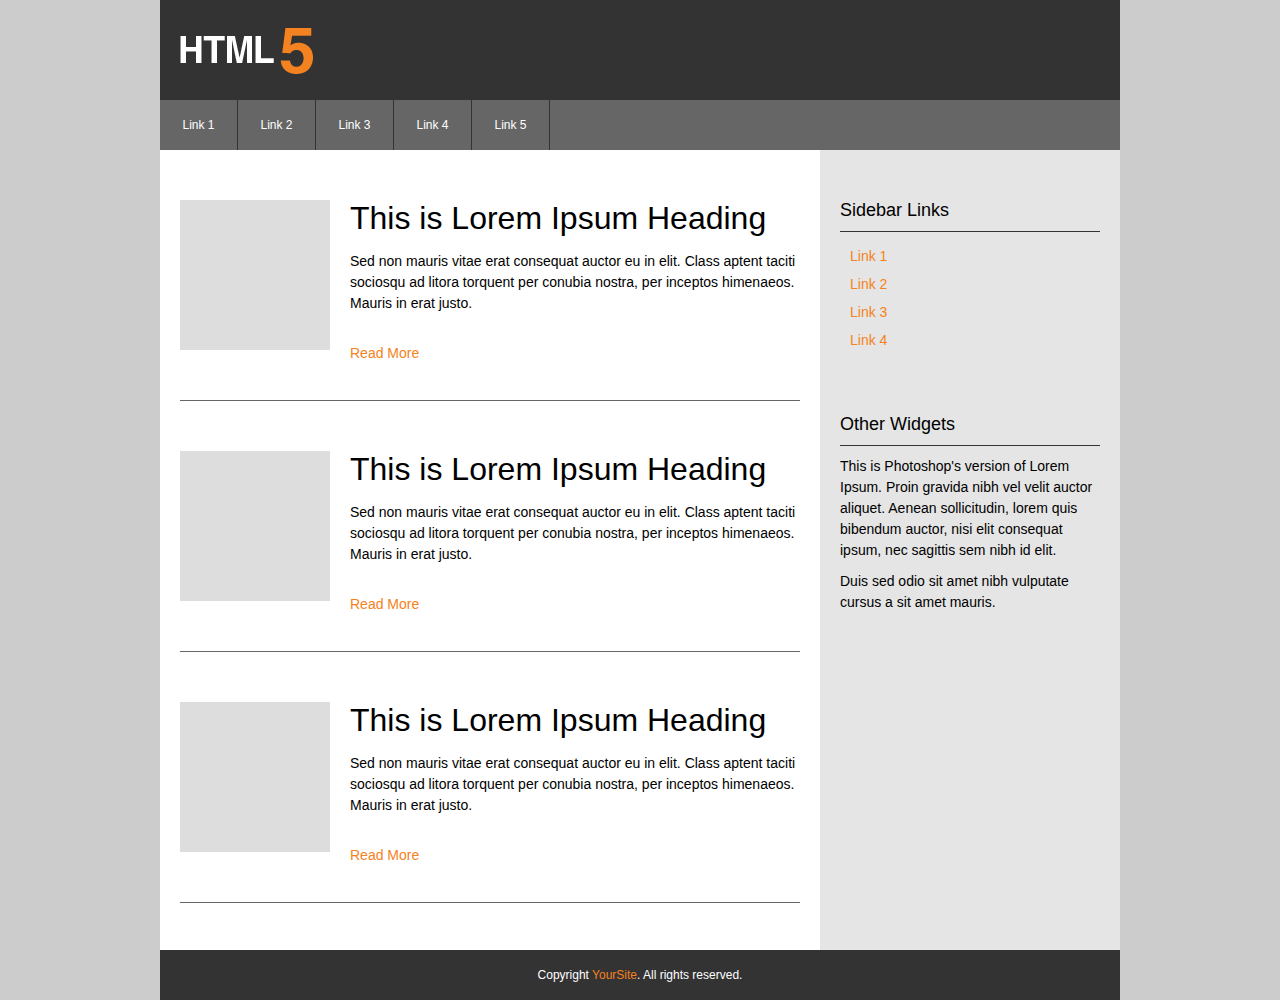
<file: Sample Layout/index.html>
<!DOCTYPE HTML>
<HTML lang="en">
<HEAD>
	<meta charset="UTF-8">
	<title>HTML5</title>
	<link rel="stylesheet" href="css/style.css" type="text/css" />
</HEAD>
<BODY>
	<div id="main-wrapper">
		<header>
			<div id="top-line">
				<img src="images/logo.png" id="logo-top"/>
			</div>
			<div class="menu-selection">
				<div class="link-box">
					<a href=#>Link 1</a>
				</div>
				<div class="link-box">
					<a href=#>Link 2</a>
				</div>
				<div class="link-box">
					<a href=#>Link 3</a>
				</div>
				<div class="link-box">
					<a href=#>Link 4</a>
				</div>
				<div class="link-box">
					<a href=#>Link 5</a>
				</div>
			</div>
		</header>
		<section id="main-content">
			<div class="content">
				<img src="images/tmp.jpg" alt="image" class="thumbnail" />
				<div class="text-box">
					<h1>This is Lorem Ipsum Heading</h1>
					<p>Sed non  mauris vitae erat consequat auctor eu in elit. 
					Class aptent taciti sociosqu ad litora torquent per conubia 
					nostra, per inceptos himenaeos. Mauris in erat justo. </p>
					<a href='#'>Read More</a>
				</div>
			</div>
			<div class="content">
				<img src="images/tmp.jpg" alt="image" class="thumbnail" />
				<div class="text-box">
					<h1>This is Lorem Ipsum Heading</h1>
					<p>Sed non  mauris vitae erat consequat auctor eu in elit. 
					Class aptent taciti sociosqu ad litora torquent per conubia 
					nostra, per inceptos himenaeos. Mauris in erat justo. </p>
					<a href='#'>Read More</a>
				</div>
			</div>
			<div class="content">
				<img src="images/tmp.jpg" alt="image" class="thumbnail" />
				<div class="text-box">
					<h1>This is Lorem Ipsum Heading</h1>
					<p>Sed non  mauris vitae erat consequat auctor eu in elit. 
					Class aptent taciti sociosqu ad litora torquent per conubia 
					nostra, per inceptos himenaeos. Mauris in erat justo. </p>
					<a href='#'>Read More</a>
				</div>
			</div>
		</section>
		<aside class="side-bar">
			<h3>Sidebar Links</h3>
				<ul>
					<li><a href='#'>Link 1</a></li>
					<li><a href='#'>Link 2</a></li>
					<li><a href='#'>Link 3</a></li>
					<li><a href='#'>Link 4</a></li>
				</ul>
			<h3>Other Widgets</h3>
			<p>This is Photoshop's version  of Lorem Ipsum. Proin gravida nibh vel velit auctor 
			aliquet. Aenean sollicitudin, lorem quis bibendum auctor, nisi elit consequat ipsum, 
			nec sagittis sem nibh id elit.</p> 
			<p>Duis sed odio sit amet nibh vulputate cursus a sit amet mauris.</p> 
		</aside>
		<footer>
			<p>Copyright <a href=#>YourSite</a>. All rights reserved.</p>
		</footer>
	</div>
</BODY>

</HTML>
</file>
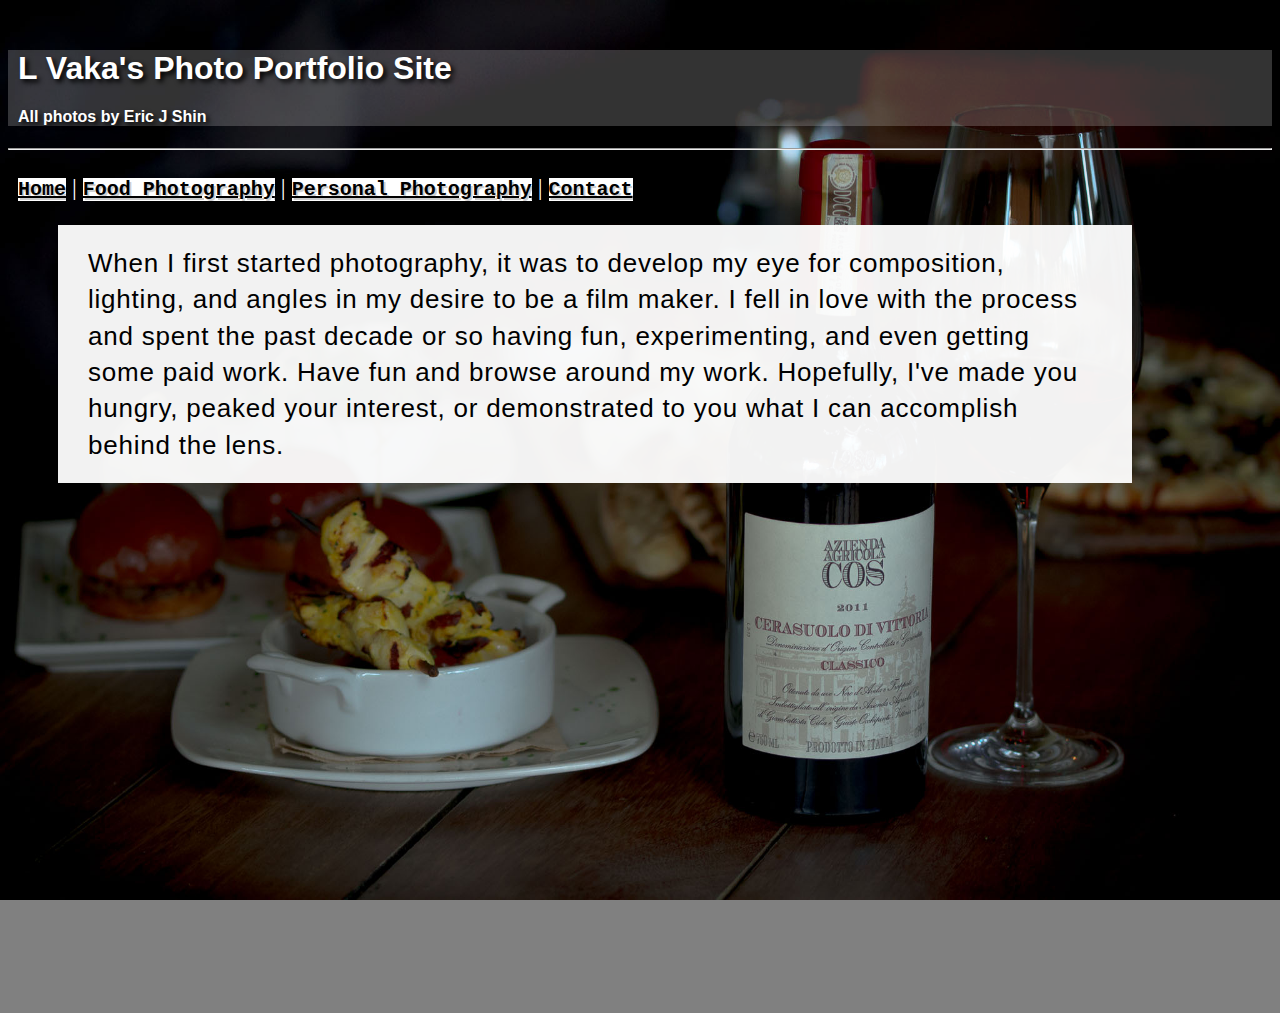
<file: Landing Page/photo_portfolio/index.html>
<!DOCTYPE=HTML>
<HTML id="bkg">
<HEAD>
	<meta charset="utf-8" />
	<meta name="description" content="Simple Photo Portfolio">
	<meta name="author" content="Eric J Shin">
	<link rel="stylesheet" href="stylesheets/basestyle.css">
	<script src="http://code.jquery.com/jquery-1.12.4.js"
  integrity="sha256-Qw82+bXyGq6MydymqBxNPYTaUXXq7c8v3CwiYwLLNXU="
  crossorigin="anonymous"></script>
	<script src="scripts/main.js"></script> 
	<title>L Vaka's Photo Portfolio</title>
</HEAD>
<BODY>
	<HEADER id="title_card">
		<H1>L Vaka's Photo Portfolio Site</H1>
		<H4>All photos by Eric J Shin</H4>
	</HEADER>
	<HR>
	<nav>
	<p id="navbar">
		<a title="Home" href="#" onclick="$('#Main').load('Main.html');")>Home</a>
		 | 
		<a title="Food" href="#" onclick="$('#Main').load('FoodPhotography.html');")>Food Photography</a>
		 |
		<a title="Personal" href="#" onclick="$('#Main').load('PersonalPhotography.html');")>Personal Photography</a>
		 |
		<a title="Contact" href="#" onclick="$('#Main').load('Contact.html');")>Contact</a>
	</p>
	</nav>
	<section>
		<div id="Main" class="window"></div>
	</section>
	<br/>
</BODY>
</HTML>
</file>
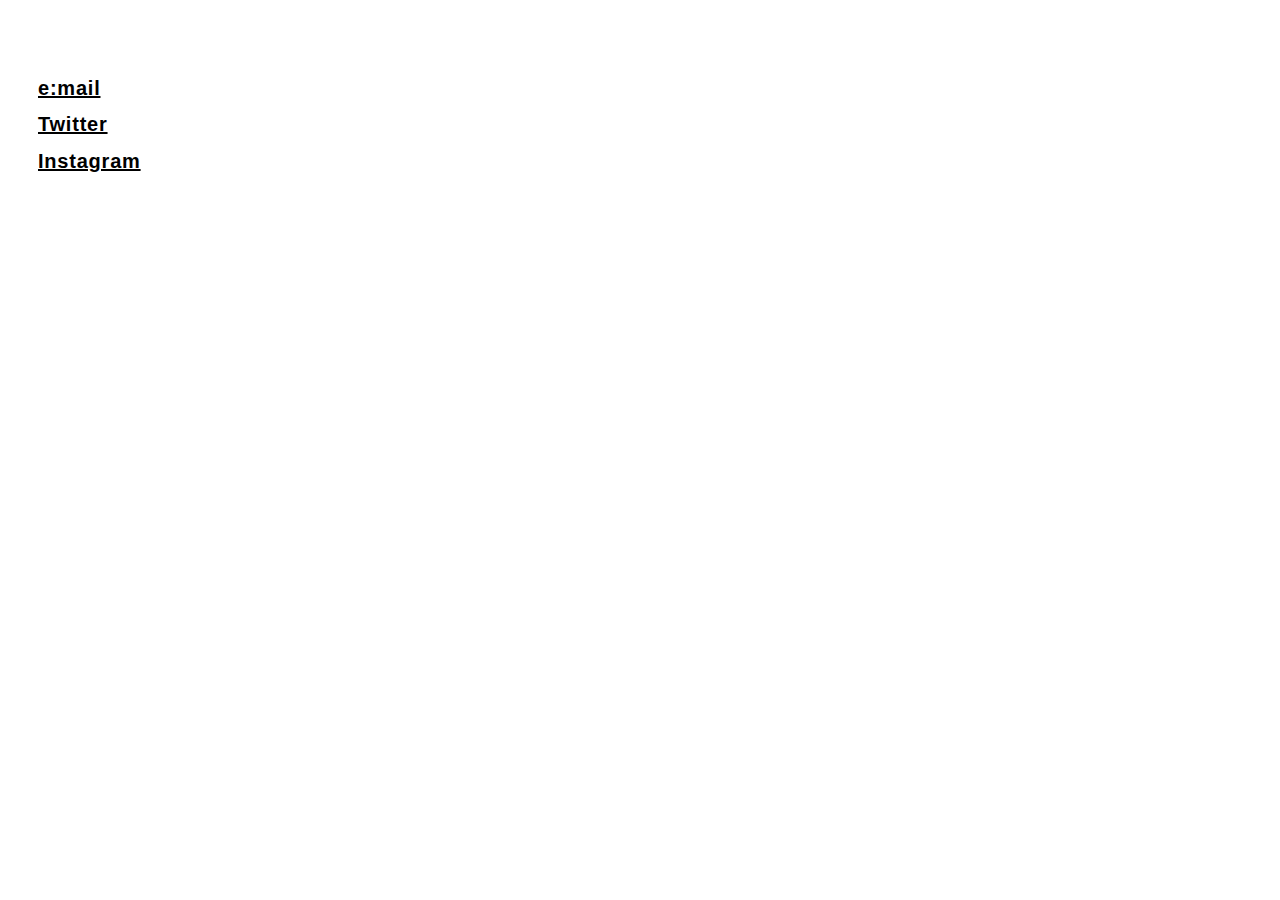
<file: Landing Page/photo_portfolio/Contact.html>
<!DOCTYPE=HTML>
<HTML>
<HEAD>
	<meta charset="utf-8" />
	<meta name="description" content="Simple Photo Portfolio">
	<meta name="author" content="Eric J Shin">
	<link rel="stylesheet" href="stylesheets/basestyle.css">
</HEAD>
<BODY>
	<article>
			<p class="insidebox">
			<a href="mailto:eric@lvakadesigns.com" target="blank" class="contact">e:mail</a><br/>
			<a href="http://www.twitter.com/ejinshin" target="blank" class="contact">Twitter</a><br/>
			<a href="http://www.instagram.com/l_vaka" target="blank" class="contact">Instagram</a>
			</p>
	</article> 
</BODY>
</HTML>
</file>
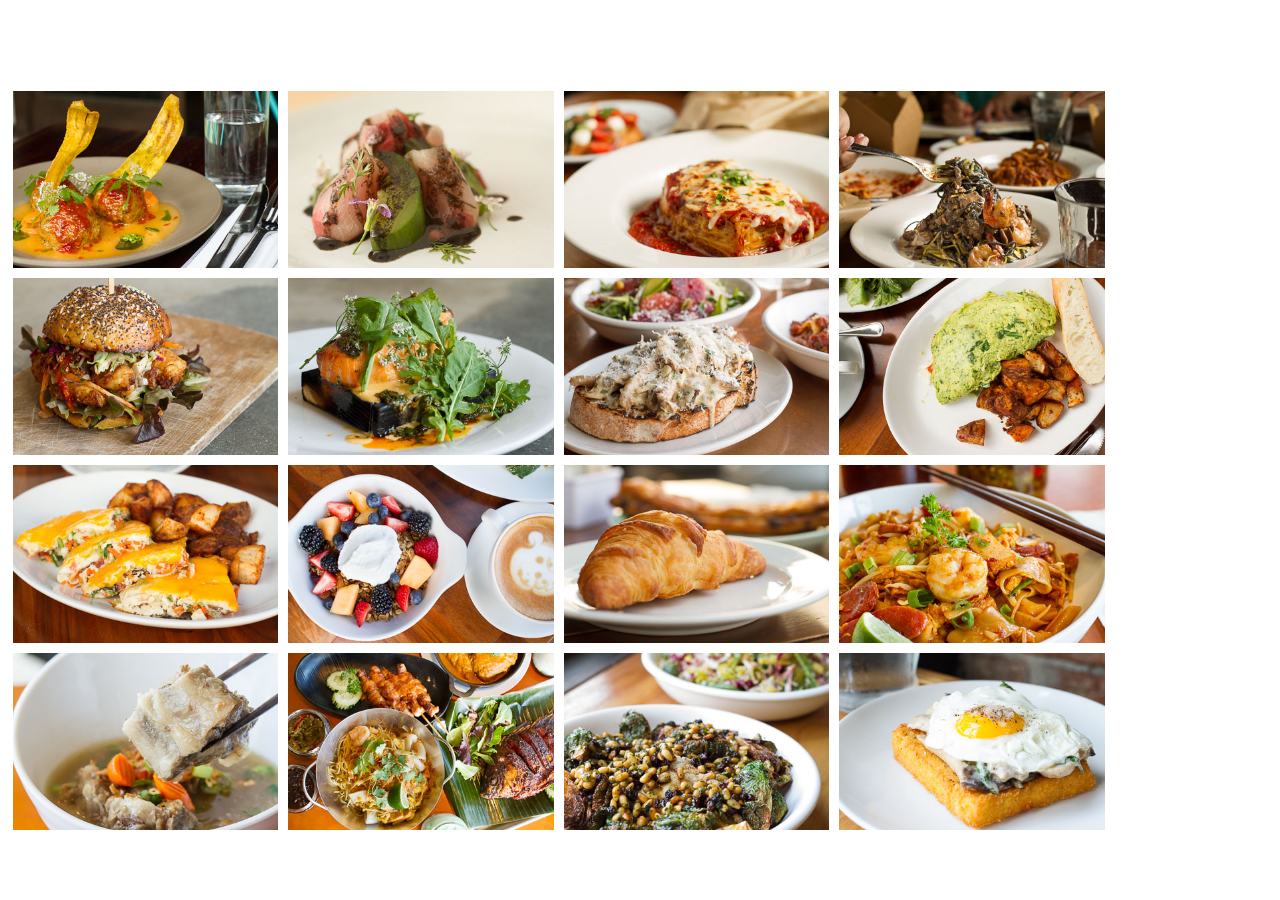
<file: Landing Page/photo_portfolio/FoodPhotography.html>
<!DOCTYPE=HTML>
<HEAD>
	<meta charset="utf-8" />
	<meta name="description" content="Simple Photo Portfolio">
	<meta name="author" content="Eric J Shin">
	<link rel="stylesheet" href="stylesheets/basestyle.css">
	<title>L Vaka's Photo Portfolio</title>
</HEAD>
<BODY>
	<br/><br/>
	<div class="gallery_row">
		<div class="gallery">
			<a href="#img1">
			<img src="food/food_portfolio_thmb-1.jpg"
			</a>
			<a href="#_" class="lightbox" id="img1">
			<img src="food/food_portfolio-1.jpg">
			</a>
		</div>
		<div class="gallery">
			<a href="#img2">
			<img src="food/food_portfolio_thmb-2.jpg"
			</a>
			<a href="#_" class="lightbox" id="img2">
			<img src="food/food_portfolio-2.jpg">
			</a>
		</div>
		<div class="gallery">
			<a href="#img3">
			<img src="food/food_portfolio_thmb-3.jpg"
			</a>
			<a href="#_" class="lightbox" id="img3">
			<img src="food/food_portfolio-3.jpg">
			</a>
		</div>
		<div class="gallery">
			<a href="#img4">
			<img src="food/food_portfolio_thmb-4.jpg"
			</a>
			<a href="#_" class="lightbox" id="img4">
			<img src="food/food_portfolio-4.jpg">
			</a>
		</div>
	</div>
	<br/>
	<div class="gallery_row">
		<div class="gallery">
			<a href="#img5">
			<img src="food/food_portfolio_thmb-5.jpg"
			</a>
			<a href="#_" class="lightbox" id="img5">
			<img src="food/food_portfolio-5.jpg">
			</a>
		</div>
		<div class="gallery">
			<a href="#img6">
			<img src="food/food_portfolio_thmb-6.jpg"
			</a>
			<a href="#_" class="lightbox" id="img6">
			<img src="food/food_portfolio-6.jpg">
			</a>
		</div>
		<div class="gallery">
			<a href="#img7">
			<img src="food/food_portfolio_thmb-7.jpg"
			</a>
			<a href="#_" class="lightbox" id="img7">
			<img src="food/food_portfolio-7.jpg">
			</a>
		</div>
		<div class="gallery">
			<a href="#img8">
			<img src="food/food_portfolio_thmb-8.jpg"
			</a>
			<a href="#_" class="lightbox" id="img8">
			<img src="food/food_portfolio-8.jpg">
			</a>
		</div>
	</div>
	<br/>
	<div class="gallery_row">
		<div class="gallery">
			<a href="#img9">
			<img src="food/food_portfolio_thmb-9.jpg"
			</a>
			<a href="#_" class="lightbox" id="img9">
			<img src="food/food_portfolio-9.jpg">
			</a>
		</div>
		<div class="gallery">
			<a href="#img10">
			<img src="food/food_portfolio_thmb-10.jpg"
			</a>
			<a href="#_" class="lightbox" id="img10">
			<img src="food/food_portfolio-10.jpg">
			</a>
		</div>
		<div class="gallery">
			<a href="#img11">
			<img src="food/food_portfolio_thmb-11.jpg"
			</a>
			<a href="#_" class="lightbox" id="img11">
			<img src="food/food_portfolio-11.jpg">
			</a>
		</div>
		<div class="gallery">
			<a href="#img12">
			<img src="food/food_portfolio_thmb-12.jpg"
			</a>
			<a href="#_" class="lightbox" id="img12">
			<img src="food/food_portfolio-12.jpg">
			</a>
		</div>
	</div>
	<br/>
	<div class="gallery_row">
		<div class="gallery">
			<a href="#img13">
			<img src="food/food_portfolio_thmb-13.jpg"
			</a>
			<a href="#_" class="lightbox" id="img13">
			<img src="food/food_portfolio-13.jpg">
			</a>
		</div>
		<div class="gallery">
			<a href="#img14">
			<img src="food/food_portfolio_thmb-14.jpg"
			</a>
			<a href="#_" class="lightbox" id="img14">
			<img src="food/food_portfolio-14.jpg">
			</a>
		</div>
		<div class="gallery">
			<a href="#img15">
			<img src="food/food_portfolio_thmb-15.jpg"
			</a>
			<a href="#_" class="lightbox" id="img15">
			<img src="food/food_portfolio-15.jpg">
			</a>
		</div>
		<div class="gallery">
			<a href="#img16">
			<img src="food/food_portfolio_thmb-16.jpg"
			</a>
			<a href="#_" class="lightbox" id="img16">
			<img src="food/food_portfolio-16.jpg">
			</a>
		</div>
	</div>
	<br/>
</BODY>
</HTML>
</file>
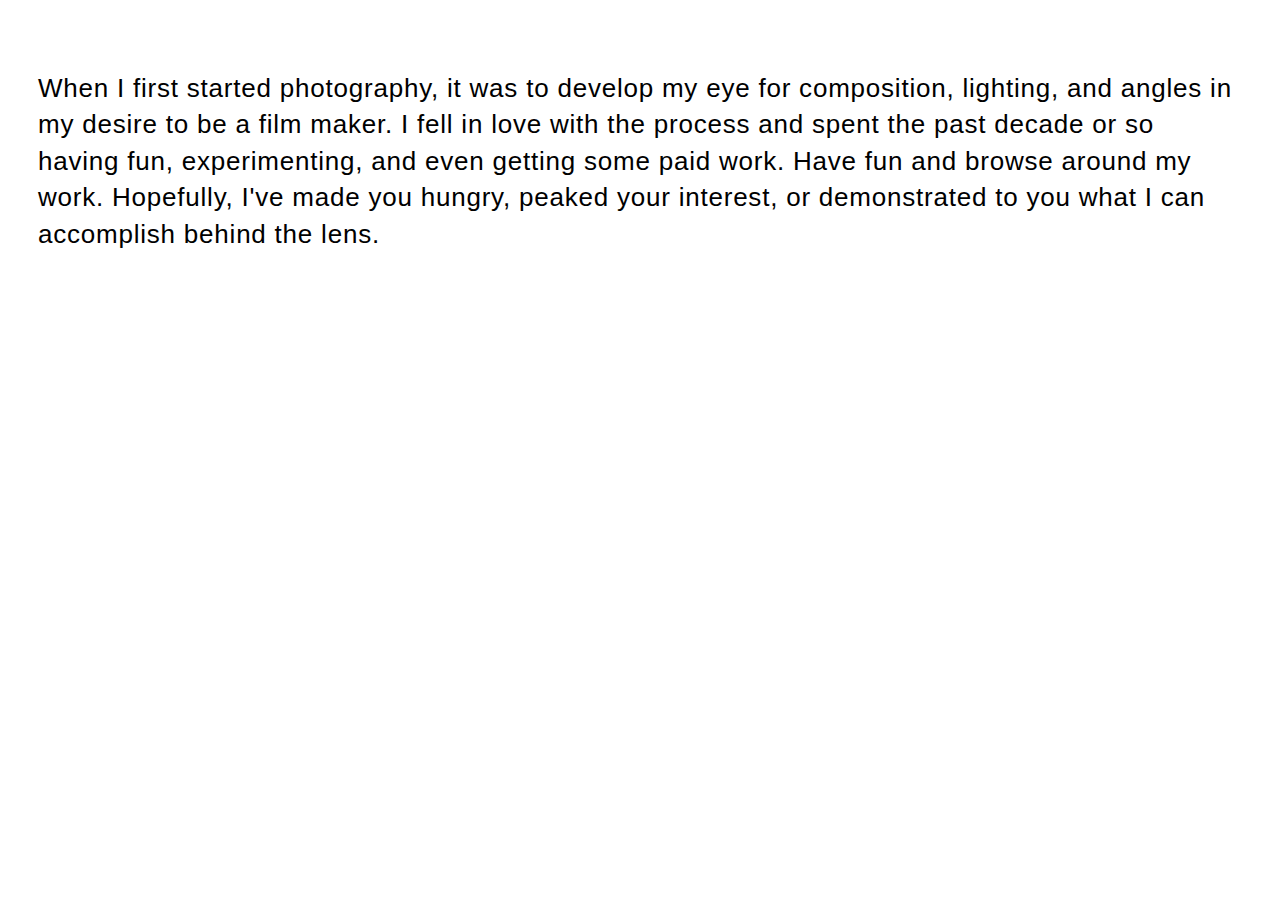
<file: Landing Page/photo_portfolio/Main.html>
<!DOCTYPE=HTML>
<HTML>
<HEAD>
	<meta charset="utf-8" />
	<meta name="description" content="Simple Photo Portfolio">
	<meta name="author" content="Eric J Shin">
	<link rel="stylesheet" href="stylesheets/basestyle.css">
</HEAD>
<BODY>
	<article>
			<p class="insidebox">
			When I first started photography, it was to develop my eye for composition, lighting, and angles in my desire to be a film maker.
			I fell in love with the process and spent the past decade or so having fun, experimenting, and even getting some paid work.  Have fun and 
			browse around my work.  Hopefully, I've made you hungry, peaked your interest, or demonstrated to you what I can accomplish behind the lens.
			</p>
	</article> 
</BODY>
</HTML>
</file>
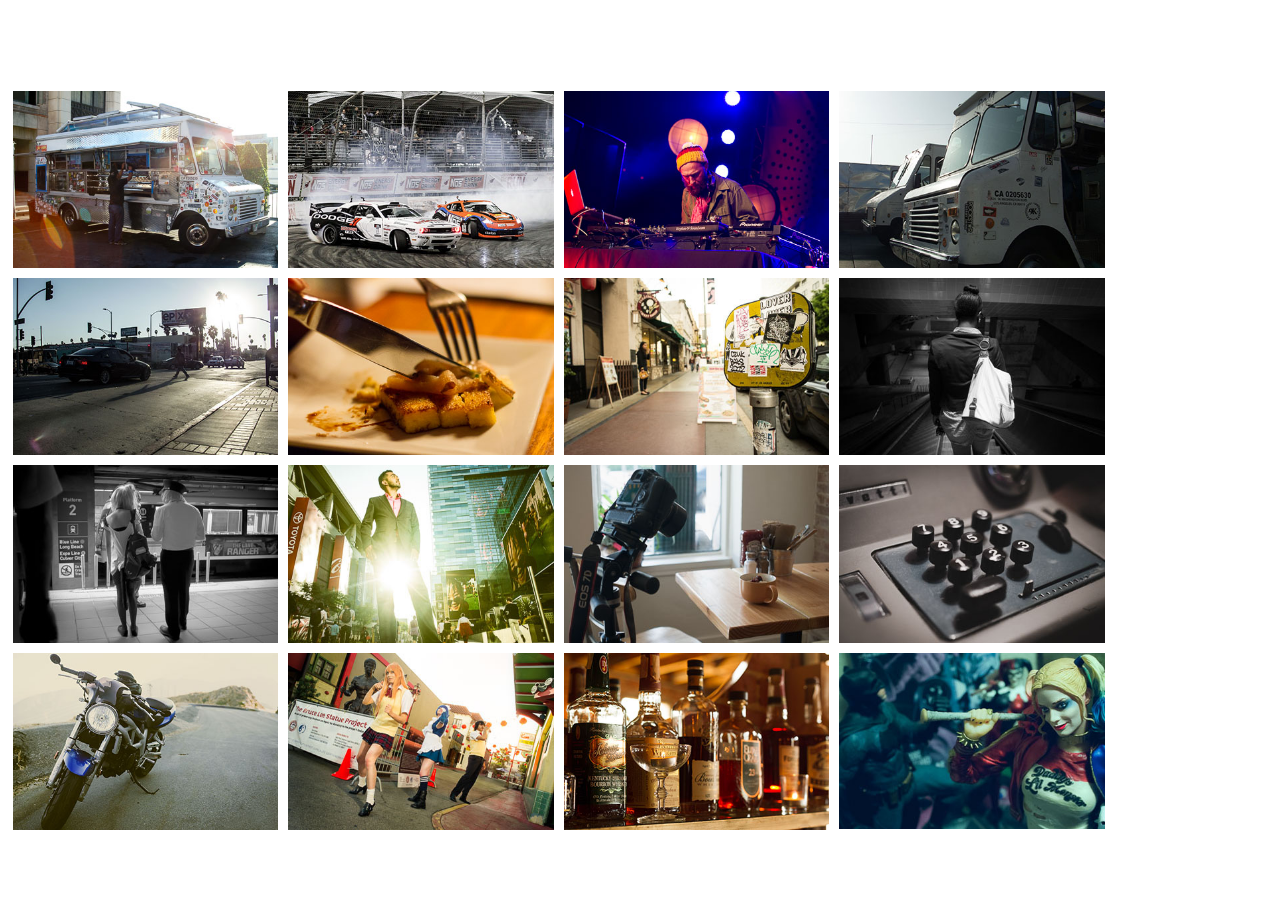
<file: Landing Page/photo_portfolio/PersonalPhotography.html>
<!DOCTYPE=HTML>
<HEAD>
	<meta charset="utf-8" />
	<meta name="description" content="Simple Photo Portfolio">
	<meta name="author" content="Eric J Shin">
	<link rel="stylesheet" href="stylesheets/basestyle.css">
	<title>L Vaka's Photo Portfolio</title>
</HEAD>
<BODY>
<!--
	<HEADER>
		<H1>L Vaka's Photo Portfolio Site</H1>
		<H4>All photos by Eric J Shin</H4>
	</HEADER>
	<HR>
	<nav>
	<p class="mainly">
		<a title="Home" href="index.html">Home</a>
		 | 
		<a title="Food" href="FoodPhotography.html">Food Photography</a>
		 | 
		<a title="Photoshop" href="blank">Photoshop Manipulations</a>
		 |
		 <a title="Cosplay" href="blank">Cosplay Photography</a>
		 |
		<a title="Event" href="blank">Event Photography</a>
	</p>
	</nav> -->
	<br/><br/>
	<div class="gallery_row">
		<div class="gallery">
			<a href="#img1">
			<img src="personal/personal_thmb-1.jpg"
			</a>
			<a href="#_" class="lightbox" id="img1">
			<img src="personal/personal-1.jpg">
			</a>
		</div>
		<div class="gallery">
			<a href="#img2">
			<img src="personal/personal_thmb-2.jpg"
			</a>
			<a href="#_" class="lightbox" id="img2">
			<img src="personal/personal-2.jpg">
			</a>
		</div>
		<div class="gallery">
			<a href="#img3">
			<img src="personal/personal_thmb-3.jpg"
			</a>
			<a href="#_" class="lightbox" id="img3">
			<img src="personal/personal-3.jpg">
			</a>
		</div>
		<div class="gallery">
			<a href="#img4">
			<img src="personal/personal_thmb-4.jpg"
			</a>
			<a href="#_" class="lightbox" id="img4">
			<img src="personal/personal-4.jpg">
			</a>
		</div>
	</div>
	<br/>
	<div class="gallery_row">
		<div class="gallery">
			<a href="#img5">
			<img src="personal/personal_thmb-5.jpg"
			</a>
			<a href="#_" class="lightbox" id="img5">
			<img src="personal/personal-5.jpg">
			</a>
		</div>
		<div class="gallery">
			<a href="#img6">
			<img src="personal/personal_thmb-6.jpg"
			</a>
			<a href="#_" class="lightbox" id="img6">
			<img src="personal/personal-6.jpg">
			</a>
		</div>
		<div class="gallery">
			<a href="#img7">
			<img src="personal/personal_thmb-7.jpg"
			</a>
			<a href="#_" class="lightbox" id="img7">
			<img src="personal/personal-7.jpg">
			</a>
		</div>
		<div class="gallery">
			<a href="#img8">
			<img src="personal/personal_thmb-8.jpg"
			</a>
			<a href="#_" class="lightbox" id="img8">
			<img src="personal/personal-8.jpg">
			</a>
		</div>
	</div>
	<br/>
	<div class="gallery_row">
		<div class="gallery">
			<a href="#img9">
			<img src="personal/personal_thmb-9.jpg"
			</a>
			<a href="#_" class="lightbox" id="img9">
			<img src="personal/personal-9.jpg">
			</a>
		</div>
		<div class="gallery">
			<a href="#img10">
			<img src="personal/personal_thmb-10.jpg"
			</a>
			<a href="#_" class="lightbox" id="img10">
			<img src="personal/personal-10.jpg">
			</a>
		</div>
		<div class="gallery">
			<a href="#img11">
			<img src="personal/personal_thmb-11.jpg"
			</a>
			<a href="#_" class="lightbox" id="img11">
			<img src="personal/personal-11.jpg">
			</a>
		</div>
		<div class="gallery">
			<a href="#img12">
			<img src="personal/personal_thmb-12.jpg"
			</a>
			<a href="#_" class="lightbox" id="img12">
			<img src="personal/personal-12.jpg">
			</a>
		</div>
	</div>
	<br/>
	<div class="gallery_row">
		<div class="gallery">
			<a href="#img13">
			<img src="personal/personal_thmb-13.jpg"
			</a>
			<a href="#_" class="lightbox" id="img13">
			<img src="personal/personal-13.jpg">
			</a>
		</div>
		<div class="gallery">
			<a href="#img14">
			<img src="personal/personal_thmb-14.jpg"
			</a>
			<a href="#_" class="lightbox" id="img14">
			<img src="personal/personal-14.jpg">
			</a>
		</div>
		<div class="gallery">
			<a href="#img15">
			<img src="personal/personal_thmb-15.jpg"
			</a>
			<a href="#_" class="lightbox" id="img15">
			<img src="personal/personal-15.jpg">
			</a>
		</div>
		<div class="gallery">
			<a href="#img16">
			<img src="personal/personal_thmb-16.jpg"
			</a>
			<a href="#_" class="lightbox" id="img16">
			<img src="personal/personal-16.jpg">
			</a>
		</div>
	</div>
	<br/>
</BODY>
</HTML>
</file>
<file: Sample Layout/css/style.css>
*{
	font-family: Helvetica LT Std, Helvetica;
}

body{
	margin: 0 0;
	background-color: #cccccc;
}

#main-wrapper{
	width: 960px;
	margin: 0 auto;
}

header{
	background-color: #333333;
	height: 150px;
}

#main-content{
	display: inline-block;
	font-family: Helvetica;
	width: 660px;
	height: 800px;
	float: left;
	background-color: white;
}

#main-content p{
	font-size: 14px;
	line-height: 1.5em;
}

aside ul{
	list-style: none;
	margin: 0;
	padding: 10px;
}

aside a{
	line-height: 2em;
	margin-left: 20px;
	font-size: 14px;
	color: #f58220;
	font-weight: 300;
	text-decoration: none;
}

aside p{
	margin: 10px 20px;
	font-size: 14px;
	line-height: 1.5em
}

aside h3{
	font-size: 18px;
	font-weight: 100;
	margin-top: 50px;
	margin-left: 20px;
	margin-bottom:0;
	padding-bottom: 10px;
	border-bottom: 1px solid #333333;
	width: 260px;
}

#side-bar{
	margin-top: 50px;
}

#main-content a{
	font-size: 14px;
	color: #f58220;
	text-decoration: none;
}

#main-content h1{
	margin: 0;
	font-weight: 100;
}

#top-line{
	height: 100px;
}

#logo-top{
	display: inline-block;
	margin-top: 28px;
	margin-left: 20px;
}

.menu-selection{
	height: 50px;
	background: #666666;
	bottom: 0;
	padding: 0;
}

.link-box{
	border-right: 1px solid #333333;
	width: 77px;
	height: 50px;
	float: left;
	text-align: center;
}

.link-box a{
	line-height: 50px;
	font-family: Helvetica;
	color: white;
	text-decoration: none;
}

.thumbnail{
	margin:0;
}

.content {
	height: 200px;
	margin: 50px 20px;
	border-bottom: 1px solid #666666;
}

.text-box{
	float: right;
	right:0;
	width: 450px;
}

aside{
	float: right;
	width: 300px;
	height: 800px;
	background-color: #e5e5e5;
}

footer{
	height: 50px;
	width: 960px;
	clear: both;
	background-color: #333333;
}

footer p, a{
	text-align: center;
	line-height: 50px;
	font-size: 12px;
}
footer p{
	color: white;
}

footer a{
	color: #f58220;
	text-decoration: none;
}
</file>
<file: Landing Page/photo_portfolio/stylesheets/basestyle.css>
/*Class Styles*/

#title_card{
	background-color: rgba(255,255,255, 0.2);
	width: 100%;
	background-attachment: fixed;
	background-repeat: no-repeat;
}

#bkg{
	background-image: url("image_assets/foodphotographybg.jpg");
	background-color: Gray;
	background-size: 100% 100%;
	background-attachment: fixed;
	background-repeat: no-repeat;
}

#navbar{
	width: 100%
	font-weight: Bold;
	font-size: 18pt;
	color: White;
	text-shadow: 2px 2px 0px rgba(0,0,0,0.2);
}

/*
Padding inside Text Box
*/
.insidebox{
	padding: 20px;
	margin: 20px 10px;
}

/*Window that data loads into*/
div.window{
	height: 90%;
	width: 85%;
	margin-left: 50px;
	margin-right: 50px;
}

/*Anchor Styles*/
a:link {
    color: Black;
}

a:visited {
	color: Black;
}

a:hover {
	color: White;
}

a:active {
	color: Red;
}

a{
	font-family: Courier;
	font-size: 20px;
	color: Black;
	font-weight: bold;
	background-color: White;
}

a.contact{
	font-family: Helvetica, Sans-Serif;
	font-size: 20px;
	color: Black;
	font-weight: bold;
}

a:link.contact {
    color: Black;
}

a:visited.contact {
	color: Black;
}

a:hover.contact {
	color: Red;
}

a:active.contact {
	color: Red;
}


/*Elements and Text Styles*/
h1, h4{
	margin-left: 10px;
	margin-right: 10px;
	font-family: Helvetica, Sans-Serif;
	color: White;
	text-shadow: 3px 3px 5px Black;
}

body{
	margin-top: 50px;
	margin-bottom: 50px;
}

nav{
	margin-left: 10px;
	margin-right: 50px;
	text-align: left;
}

article{
	background-color: rgba(255, 255, 255, 0.95);
}


p.insidebox{
	font-size: 26px;
	text-align:left;
	font-weight: 100;
	font-family: Helvetica, Sans-Serif;
	line-height: 1.4em;
	letter-spacing: 0.03em;
}

section{
	padding: 20 px;
}



/*
hr{
	margin-left: 10px;
	border: none;
	color: White;
	background-color: White;
	height: 2px;
	width: 85%;
	text-align: left;
}
*/

/*
Image Gallery DIV Code
*/
div.gallery_row{
	width:100%;
}

div.gallery {
	width: 21%;
    margin: 5px;
    border: 0px;
    float: left;
}

div.gallery img {
	display: block;
	vertical-align: center;
    width: 100%;
    height: auto;
}

/*Light Box Code*/
.lightbox {
	/** Default lightbox to hidden */
	display: none;

	/** Position and style */
	position: fixed;
	z-index: 999;
	width: 100%;
	height: 100%;
	text-align: center;
	top: 0;
	left: 0;
	background: rgba(0,0,0,0.8);
}

.lightbox img {
	/** Pad the lightbox image */
	display: block;
	margin: auto;
	max-width: 80%;
	max-height: auto;
	margin-top: 4%;
}

.lightbox:target {
	/** Remove default browser outline */
	outline: none;

	/** Unhide lightbox **/
	display: block;
}
</file>
